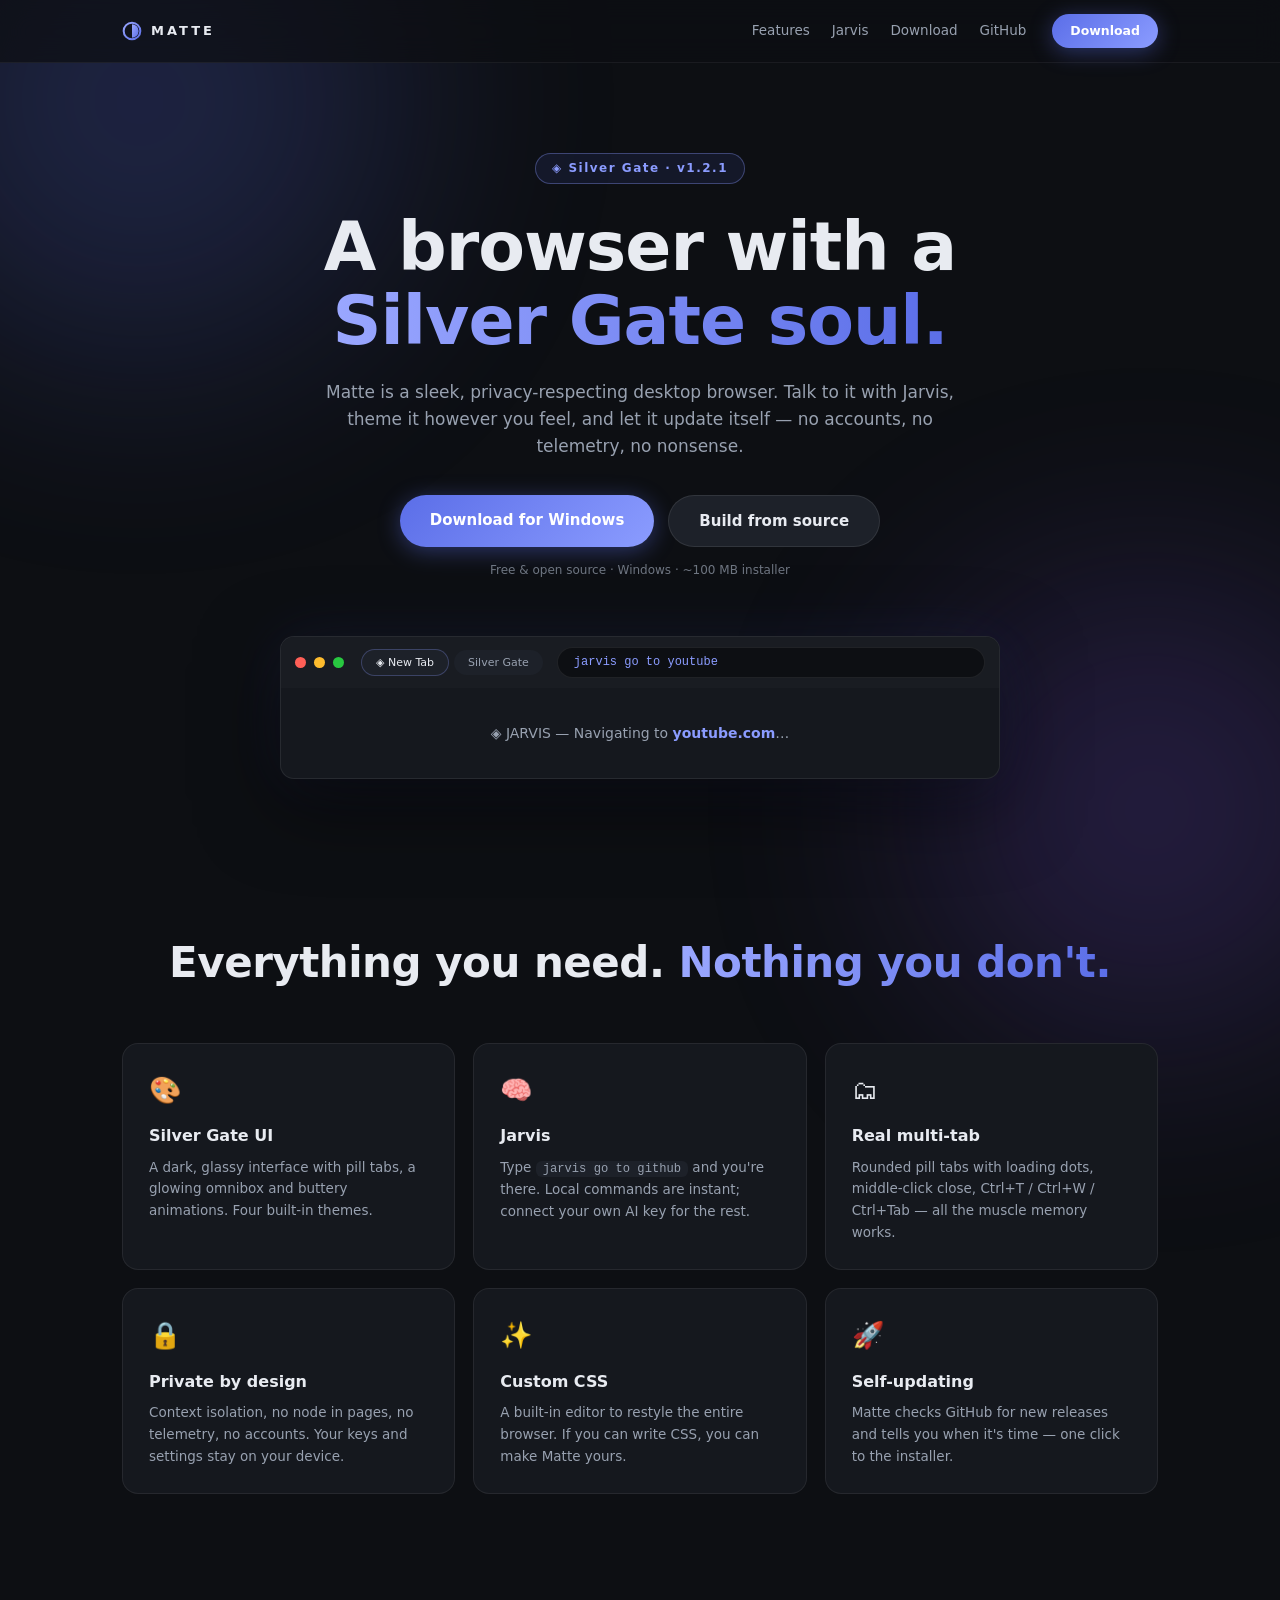
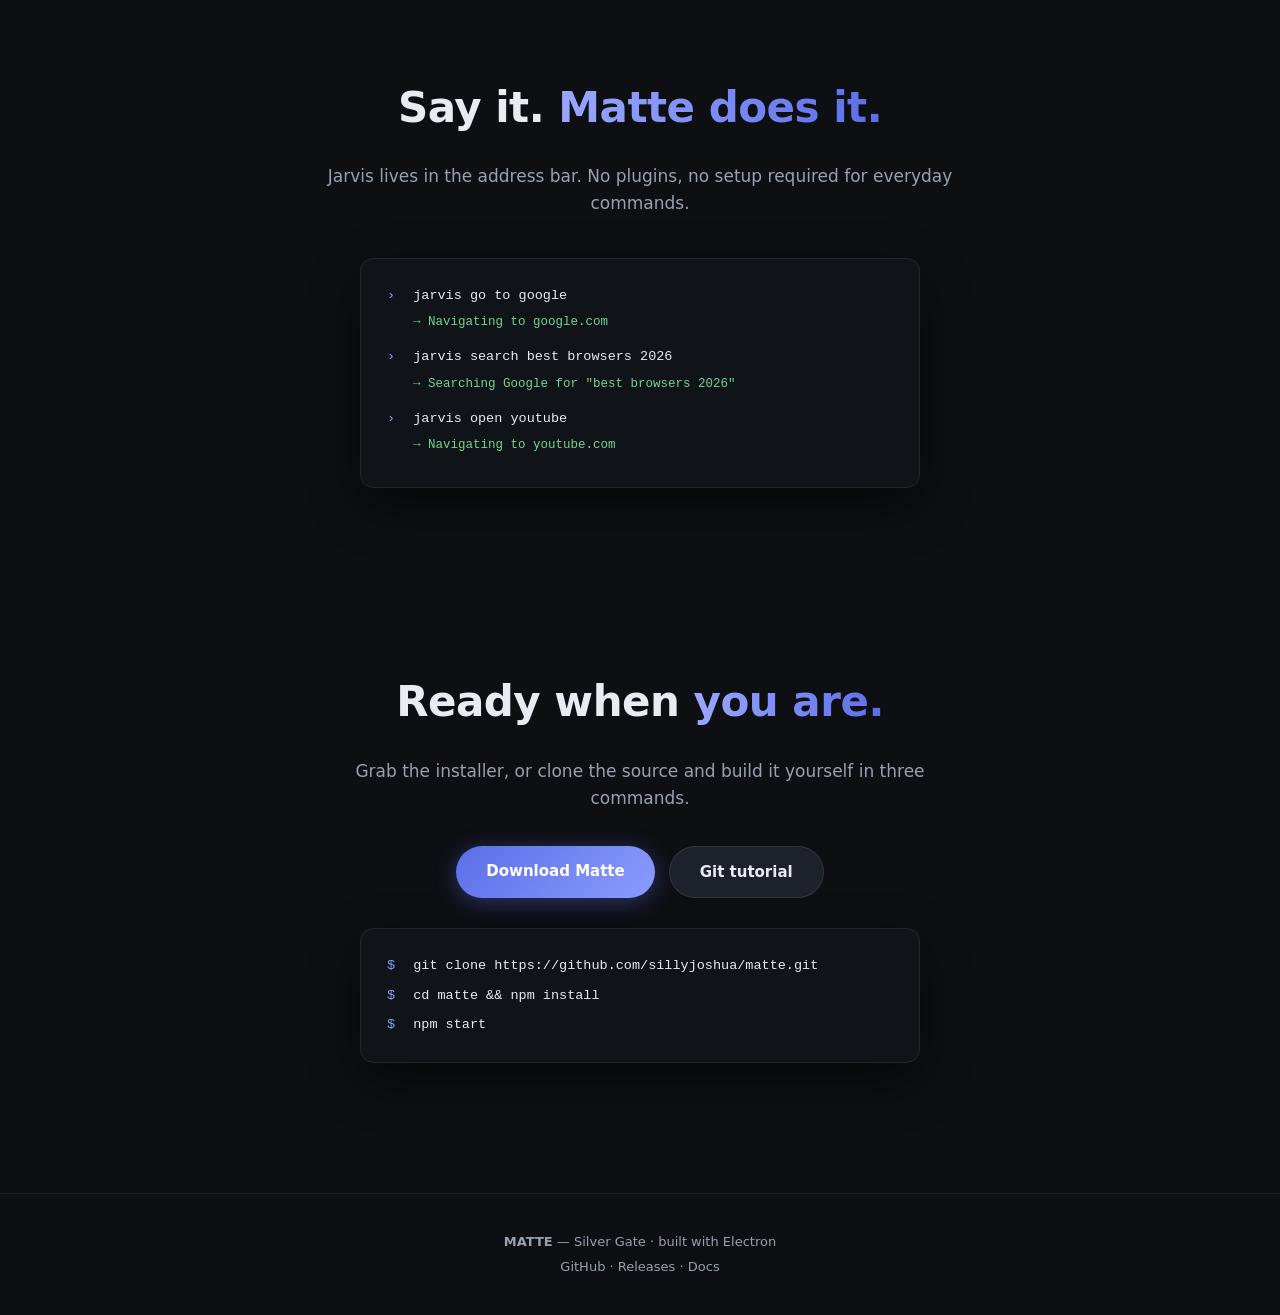
<file: index.html>
<!DOCTYPE html>
<html lang="en">
<head>
  <meta charset="UTF-8" />
  <meta name="viewport" content="width=device-width, initial-scale=1.0" />
  <title>Matte — a sleek browser with a Silver Gate soul</title>
  <meta name="description" content="Matte is a sleek, privacy-respecting desktop browser with the Silver Gate UI, a built-in Jarvis command bar, themes, custom CSS and automatic updates." />
  <link rel="icon" type="image/png" href="icon.png" />
  <link rel="stylesheet" href="styles.css" />
</head>
<body>
  <div class="glow glow-1"></div>
  <div class="glow glow-2"></div>

  <nav class="nav">
    <div class="nav-inner">
      <a class="brand" href="#">
        <svg viewBox="0 0 24 24" aria-hidden="true">
          <defs>
            <linearGradient id="g1" x1="0" y1="0" x2="1" y2="1">
              <stop offset="0" stop-color="#9aa7ff"/><stop offset="1" stop-color="#5b6ee8"/>
            </linearGradient>
          </defs>
          <circle cx="12" cy="12" r="10" fill="none" stroke="url(#g1)" stroke-width="2.4"/>
          <path d="M12 4a8 8 0 0 1 0 16" fill="url(#g1)"/>
        </svg>
        MATTE
      </a>
      <div class="nav-links">
        <a href="#features">Features</a>
        <a href="#jarvis">Jarvis</a>
        <a href="#download">Download</a>
        <a href="https://github.com/sillyjoshua/matte" target="_blank" rel="noopener">GitHub</a>
      </div>
      <a class="btn btn-primary nav-cta" href="#download">Download</a>
    </div>
  </nav>

  <header class="hero">
    <span class="badge">◈ Silver Gate · v1.2.1</span>
    <h1>A browser with a<br><span class="grad">Silver Gate soul.</span></h1>
    <p class="sub">
      Matte is a sleek, privacy-respecting desktop browser. Talk to it with Jarvis,
      theme it however you feel, and let it update itself — no accounts, no telemetry, no nonsense.
    </p>
    <div class="hero-actions">
      <a class="btn btn-primary btn-lg" href="https://github.com/sillyjoshua/matte/releases/latest" target="_blank" rel="noopener">
        Download for Windows
      </a>
      <a class="btn btn-lg" href="https://github.com/sillyjoshua/matte#readme" target="_blank" rel="noopener">
        Build from source
      </a>
    </div>
    <p class="micro">Free & open source · Windows · ~100 MB installer</p>

    <!-- Fake browser mockup -->
    <div class="mockup">
      <div class="mock-top">
        <span class="dot r"></span><span class="dot y"></span><span class="dot g"></span>
        <div class="mock-tabs"><span class="mock-tab active">◈ New Tab</span><span class="mock-tab">Silver Gate</span></div>
        <div class="mock-url">jarvis go to youtube</div>
      </div>
      <div class="mock-body">
        <p class="jarvis-reply">◈ JARVIS — Navigating to <b>youtube.com</b>…</p>
      </div>
    </div>
  </header>

  <section id="features" class="section">
    <h2>Everything you need. <span class="grad">Nothing you don't.</span></h2>
    <div class="grid">
      <div class="card"><span class="ic">🎨</span><h3>Silver Gate UI</h3><p>A dark, glassy interface with pill tabs, a glowing omnibox and buttery animations. Four built-in themes.</p></div>
      <div class="card"><span class="ic">🧠</span><h3>Jarvis</h3><p>Type <code>jarvis go to github</code> and you're there. Local commands are instant; connect your own AI key for the rest.</p></div>
      <div class="card"><span class="ic">🗂</span><h3>Real multi-tab</h3><p>Rounded pill tabs with loading dots, middle-click close, Ctrl+T / Ctrl+W / Ctrl+Tab — all the muscle memory works.</p></div>
      <div class="card"><span class="ic">🔒</span><h3>Private by design</h3><p>Context isolation, no node in pages, no telemetry, no accounts. Your keys and settings stay on your device.</p></div>
      <div class="card"><span class="ic">✨</span><h3>Custom CSS</h3><p>A built-in editor to restyle the entire browser. If you can write CSS, you can make Matte yours.</p></div>
      <div class="card"><span class="ic">🚀</span><h3>Self-updating</h3><p>Matte checks GitHub for new releases and tells you when it's time — one click to the installer.</p></div>
    </div>
  </section>

  <section id="jarvis" class="section jarvis-section">
    <h2>Say it. <span class="grad">Matte does it.</span></h2>
    <p class="sub">Jarvis lives in the address bar. No plugins, no setup required for everyday commands.</p>
    <div class="terminal">
      <div class="t-row"><span class="prompt">›</span> jarvis go to google</div>
      <div class="t-out">→ Navigating to google.com</div>
      <div class="t-row"><span class="prompt">›</span> jarvis search best browsers 2026</div>
      <div class="t-out">→ Searching Google for "best browsers 2026"</div>
      <div class="t-row"><span class="prompt">›</span> jarvis open youtube</div>
      <div class="t-out">→ Navigating to youtube.com</div>
    </div>
  </section>

  <section id="download" class="section download-section">
    <h2>Ready when <span class="grad">you are.</span></h2>
    <p class="sub">Grab the installer, or clone the source and build it yourself in three commands.</p>
    <div class="hero-actions">
      <a class="btn btn-primary btn-lg" href="https://github.com/sillyjoshua/matte/releases/latest" target="_blank" rel="noopener">Download Matte</a>
      <a class="btn btn-lg" href="https://github.com/sillyjoshua/matte#option-2--install-with-git-from-source" target="_blank" rel="noopener">Git tutorial</a>
    </div>
    <div class="terminal small">
      <div class="t-row"><span class="prompt">$</span> git clone https://github.com/sillyjoshua/matte.git</div>
      <div class="t-row"><span class="prompt">$</span> cd matte && npm install</div>
      <div class="t-row"><span class="prompt">$</span> npm start</div>
    </div>
  </section>

  <footer class="footer">
    <p><b>MATTE</b> — Silver Gate · built with Electron</p>
    <p><a href="https://github.com/sillyjoshua/matte" target="_blank" rel="noopener">GitHub</a> · <a href="https://github.com/sillyjoshua/matte/releases" target="_blank" rel="noopener">Releases</a> · <a href="https://github.com/sillyjoshua/matte#readme" target="_blank" rel="noopener">Docs</a></p>
  </footer>
</body>
</html>
</file>
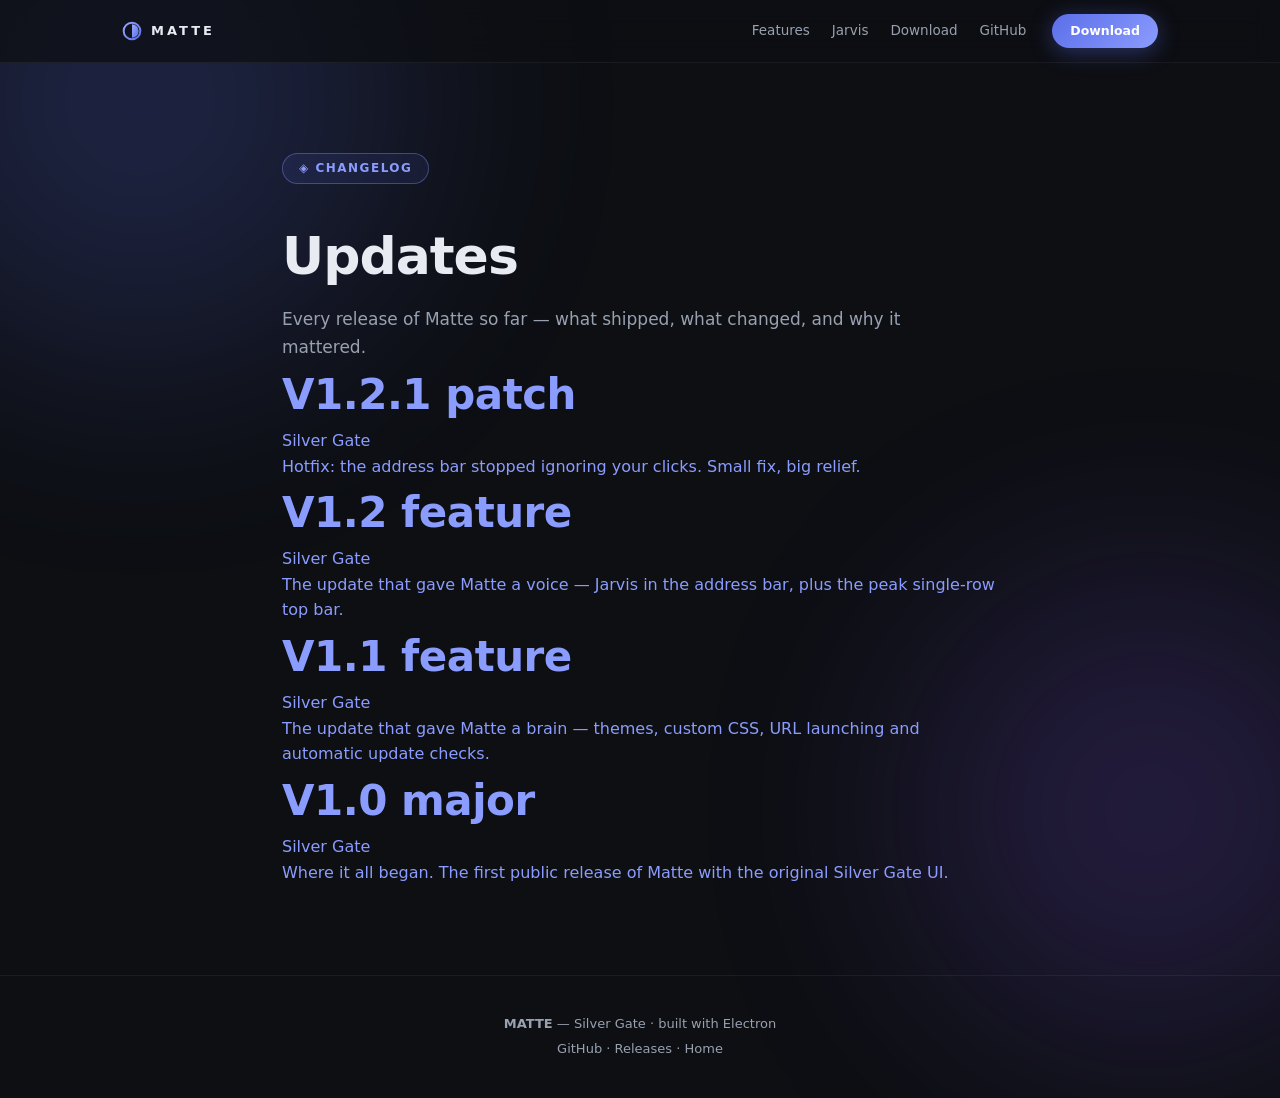
<file: info/updates/index.html>
<!DOCTYPE html>
<html lang="en">
<head>
  <meta charset="UTF-8" />
  <meta name="viewport" content="width=device-width, initial-scale=1.0" />
  <title>Updates — Matte</title>
  <meta name="description" content="Every Matte update so far — release notes and highlights from the Silver Gate line." />
  <link rel="icon" type="image/png" href="../../icon.png" />
  <link rel="stylesheet" href="../../styles.css" />
</head>
<body>
  <div class="glow glow-1"></div>
  <div class="glow glow-2"></div>

  <nav class="nav">
    <div class="nav-inner">
      <a class="brand" href="../../">
        <svg viewBox="0 0 24 24" aria-hidden="true">
          <defs>
            <linearGradient id="g1" x1="0" y1="0" x2="1" y2="1">
              <stop offset="0" stop-color="#9aa7ff"/><stop offset="1" stop-color="#5b6ee8"/>
            </linearGradient>
          </defs>
          <circle cx="12" cy="12" r="10" fill="none" stroke="url(#g1)" stroke-width="2.4"/>
          <path d="M12 4a8 8 0 0 1 0 16" fill="url(#g1)"/>
        </svg>
        MATTE
      </a>
      <div class="nav-links">
        <a href="../../#features">Features</a>
        <a href="../../#jarvis">Jarvis</a>
        <a href="../../#download">Download</a>
        <a href="https://github.com/sillyjoshua/matte" target="_blank" rel="noopener">GitHub</a>
      </div>
      <a class="btn btn-primary nav-cta" href="../../#download">Download</a>
    </div>
  </nav>

  <section class="section" style="text-align:left; max-width: 760px;">
    <span class="badge">◈ CHANGELOG</span>
    <h1 style="font-size: clamp(34px, 5vw, 52px); margin-top: 18px;">Updates</h1>
    <p class="sub" style="margin-left:0;">Every release of Matte so far — what shipped, what changed, and why it mattered.</p>

    <div class="changelog">

      <a class="entry" href="v1-2-1.html">
        <div class="entry-head">
          <h2>V1.2.1 <span class="tag patch">patch</span></h2>
          <span class="date">Silver Gate</span>
        </div>
        <p>Hotfix: the address bar stopped ignoring your clicks. Small fix, big relief.</p>
      </a>

      <a class="entry" href="v1-2.html">
        <div class="entry-head">
          <h2>V1.2 <span class="tag minor">feature</span></h2>
          <span class="date">Silver Gate</span>
        </div>
        <p>The update that gave Matte a voice — Jarvis in the address bar, plus the peak single-row top bar.</p>
      </a>

      <a class="entry" href="v1-1.html">
        <div class="entry-head">
          <h2>V1.1 <span class="tag minor">feature</span></h2>
          <span class="date">Silver Gate</span>
        </div>
        <p>The update that gave Matte a brain — themes, custom CSS, URL launching and automatic update checks.</p>
      </a>

      <a class="entry" href="v1-0.html">
        <div class="entry-head">
          <h2>V1.0 <span class="tag major">major</span></h2>
          <span class="date">Silver Gate</span>
        </div>
        <p>Where it all began. The first public release of Matte with the original Silver Gate UI.</p>
      </a>

    </div>
  </section>

  <footer class="footer">
    <p><b>MATTE</b> — Silver Gate · built with Electron</p>
    <p><a href="https://github.com/sillyjoshua/matte" target="_blank" rel="noopener">GitHub</a> · <a href="https://github.com/sillyjoshua/matte/releases" target="_blank" rel="noopener">Releases</a> · <a href="../../">Home</a></p>
  </footer>
</body>
</html>
</file>
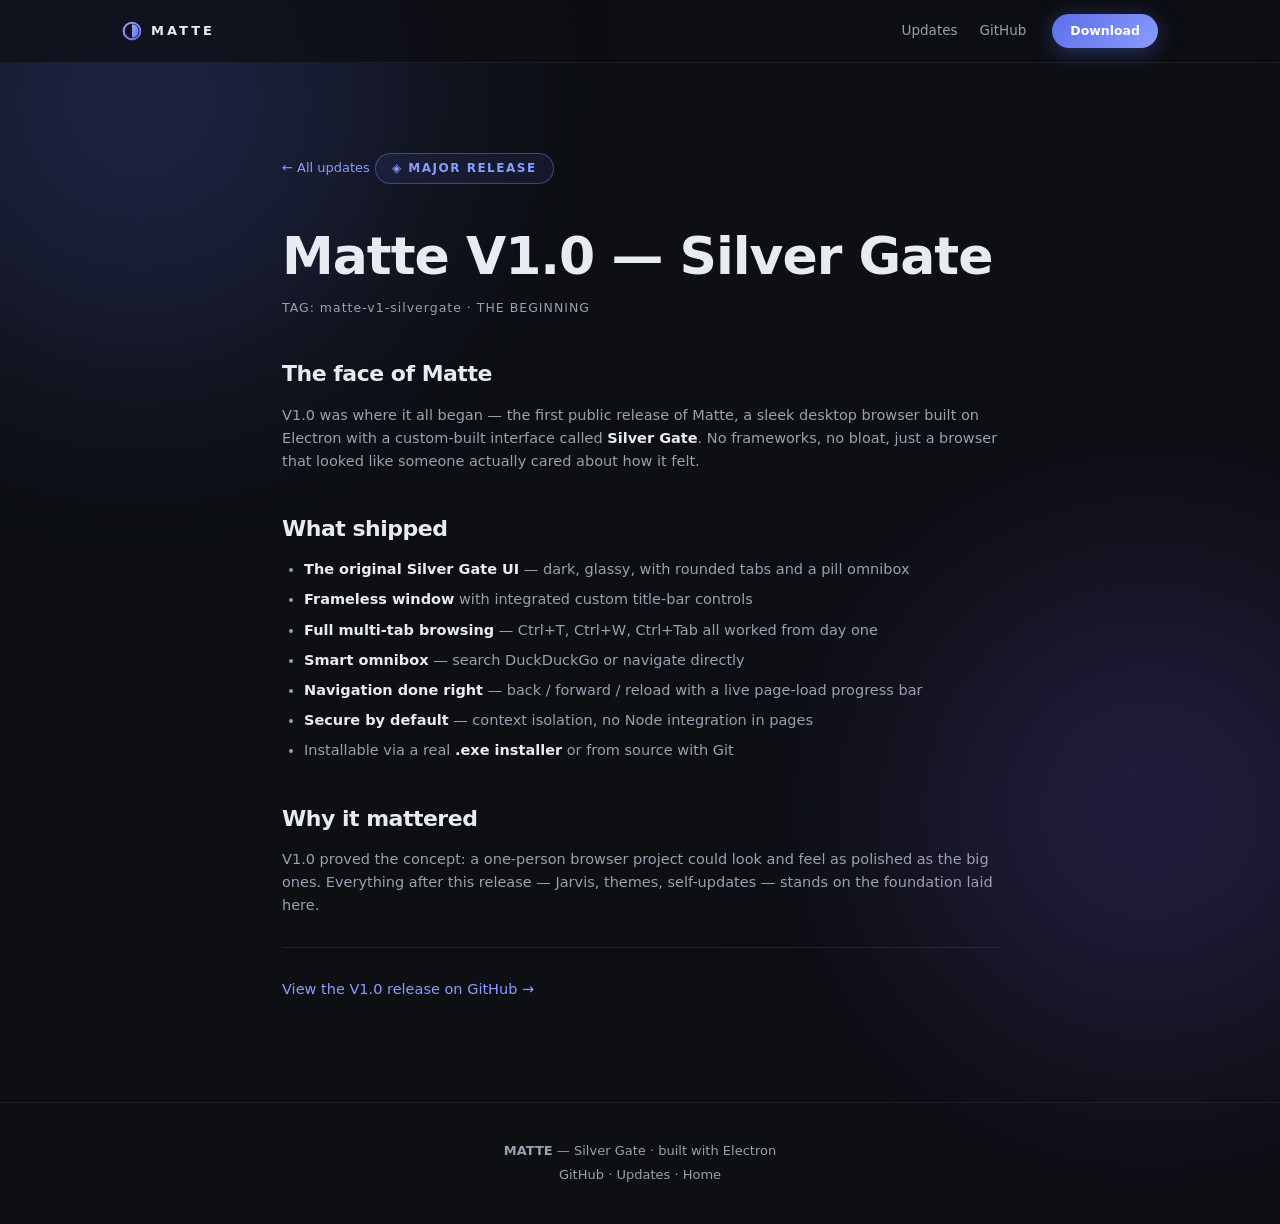
<file: info/updates/v1-0.html>
<!DOCTYPE html>
<html lang="en">
<head>
  <meta charset="UTF-8" />
  <meta name="viewport" content="width=device-width, initial-scale=1.0" />
  <title>Matte V1.0 — Silver Gate · Updates</title>
  <link rel="icon" type="image/png" href="../../icon.png" />
  <link rel="stylesheet" href="../../styles.css" />
  <link rel="stylesheet" href="blog.css" />
</head>
<body>
  <div class="glow glow-1"></div><div class="glow glow-2"></div>
  <nav class="nav">
    <div class="nav-inner">
      <a class="brand" href="../../">
        <svg viewBox="0 0 24 24" aria-hidden="true">
          <defs><linearGradient id="g1" x1="0" y1="0" x2="1" y2="1"><stop offset="0" stop-color="#9aa7ff"/><stop offset="1" stop-color="#5b6ee8"/></linearGradient></defs>
          <circle cx="12" cy="12" r="10" fill="none" stroke="url(#g1)" stroke-width="2.4"/>
          <path d="M12 4a8 8 0 0 1 0 16" fill="url(#g1)"/>
        </svg>
        MATTE
      </a>
      <div class="nav-links">
        <a href="../updates/">Updates</a>
        <a href="https://github.com/sillyjoshua/matte" target="_blank" rel="noopener">GitHub</a>
      </div>
      <a class="btn btn-primary nav-cta" href="../../#download">Download</a>
    </div>
  </nav>

  <section class="section article" style="max-width: 760px;">
    <a class="back" href="index.html">← All updates</a>
    <span class="badge">◈ MAJOR RELEASE</span>
    <h1 style="font-size: clamp(34px, 5vw, 52px); margin-top: 18px;">Matte V1.0 — Silver Gate</h1>
    <p class="meta">TAG: matte-v1-silvergate · THE BEGINNING</p>

    <h2>The face of Matte</h2>
    <p>V1.0 was where it all began — the first public release of Matte, a sleek desktop browser built on Electron with a custom-built interface called <b>Silver Gate</b>. No frameworks, no bloat, just a browser that looked like someone actually cared about how it felt.</p>

    <h2>What shipped</h2>
    <ul>
      <li><b>The original Silver Gate UI</b> — dark, glassy, with rounded tabs and a pill omnibox</li>
      <li><b>Frameless window</b> with integrated custom title-bar controls</li>
      <li><b>Full multi-tab browsing</b> — Ctrl+T, Ctrl+W, Ctrl+Tab all worked from day one</li>
      <li><b>Smart omnibox</b> — search DuckDuckGo or navigate directly</li>
      <li><b>Navigation done right</b> — back / forward / reload with a live page-load progress bar</li>
      <li><b>Secure by default</b> — context isolation, no Node integration in pages</li>
      <li>Installable via a real <b>.exe installer</b> or from source with Git</li>
    </ul>

    <h2>Why it mattered</h2>
    <p>V1.0 proved the concept: a one-person browser project could look and feel as polished as the big ones. Everything after this release — Jarvis, themes, self-updates — stands on the foundation laid here.</p>

    <hr class="divider" />
    <p><a href="https://github.com/sillyjoshua/matte/releases/tag/matte-v1-silvergate" target="_blank" rel="noopener">View the V1.0 release on GitHub →</a></p>
  </section>

  <footer class="footer">
    <p><b>MATTE</b> — Silver Gate · built with Electron</p>
    <p><a href="https://github.com/sillyjoshua/matte" target="_blank" rel="noopener">GitHub</a> · <a href="../updates/">Updates</a> · <a href="../../">Home</a></p>
  </footer>
</body>
</html>
</file>
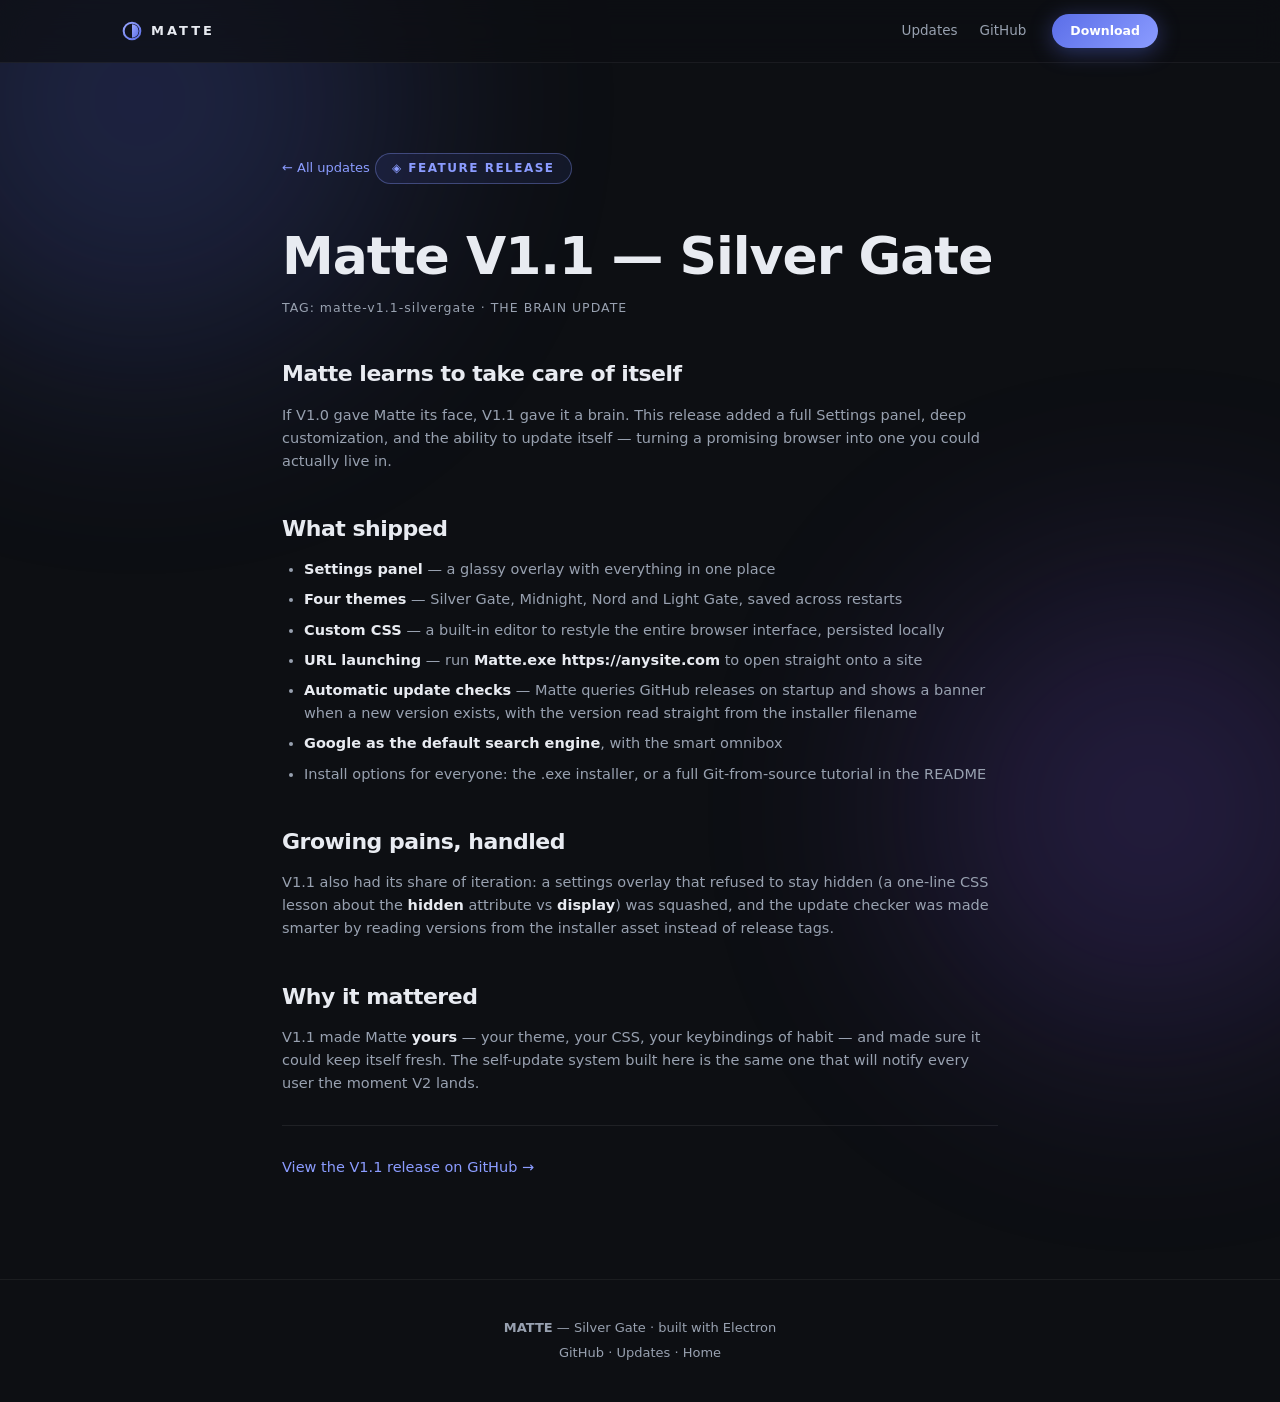
<file: info/updates/v1-1.html>
<!DOCTYPE html>
<html lang="en">
<head>
  <meta charset="UTF-8" />
  <meta name="viewport" content="width=device-width, initial-scale=1.0" />
  <title>Matte V1.1 — Silver Gate · Updates</title>
  <link rel="icon" type="image/png" href="../../icon.png" />
  <link rel="stylesheet" href="../../styles.css" />
  <link rel="stylesheet" href="blog.css" />
</head>
<body>
  <div class="glow glow-1"></div><div class="glow glow-2"></div>
  <nav class="nav">
    <div class="nav-inner">
      <a class="brand" href="../../">
        <svg viewBox="0 0 24 24" aria-hidden="true">
          <defs><linearGradient id="g1" x1="0" y1="0" x2="1" y2="1"><stop offset="0" stop-color="#9aa7ff"/><stop offset="1" stop-color="#5b6ee8"/></linearGradient></defs>
          <circle cx="12" cy="12" r="10" fill="none" stroke="url(#g1)" stroke-width="2.4"/>
          <path d="M12 4a8 8 0 0 1 0 16" fill="url(#g1)"/>
        </svg>
        MATTE
      </a>
      <div class="nav-links">
        <a href="../updates/">Updates</a>
        <a href="https://github.com/sillyjoshua/matte" target="_blank" rel="noopener">GitHub</a>
      </div>
      <a class="btn btn-primary nav-cta" href="../../#download">Download</a>
    </div>
  </nav>

  <section class="section article" style="max-width: 760px;">
    <a class="back" href="index.html">← All updates</a>
    <span class="badge">◈ FEATURE RELEASE</span>
    <h1 style="font-size: clamp(34px, 5vw, 52px); margin-top: 18px;">Matte V1.1 — Silver Gate</h1>
    <p class="meta">TAG: matte-v1.1-silvergate · THE BRAIN UPDATE</p>

    <h2>Matte learns to take care of itself</h2>
    <p>If V1.0 gave Matte its face, V1.1 gave it a brain. This release added a full Settings panel, deep customization, and the ability to update itself — turning a promising browser into one you could actually live in.</p>

    <h2>What shipped</h2>
    <ul>
      <li><b>Settings panel</b> — a glassy overlay with everything in one place</li>
      <li><b>Four themes</b> — Silver Gate, Midnight, Nord and Light Gate, saved across restarts</li>
      <li><b>Custom CSS</b> — a built-in editor to restyle the entire browser interface, persisted locally</li>
      <li><b>URL launching</b> — run <b>Matte.exe https://anysite.com</b> to open straight onto a site</li>
      <li><b>Automatic update checks</b> — Matte queries GitHub releases on startup and shows a banner when a new version exists, with the version read straight from the installer filename</li>
      <li><b>Google as the default search engine</b>, with the smart omnibox</li>
      <li>Install options for everyone: the .exe installer, or a full Git-from-source tutorial in the README</li>
    </ul>

    <h2>Growing pains, handled</h2>
    <p>V1.1 also had its share of iteration: a settings overlay that refused to stay hidden (a one-line CSS lesson about the <b>hidden</b> attribute vs <b>display</b>) was squashed, and the update checker was made smarter by reading versions from the installer asset instead of release tags.</p>

    <h2>Why it mattered</h2>
    <p>V1.1 made Matte <b>yours</b> — your theme, your CSS, your keybindings of habit — and made sure it could keep itself fresh. The self-update system built here is the same one that will notify every user the moment V2 lands.</p>

    <hr class="divider" />
    <p><a href="https://github.com/sillyjoshua/matte/releases/tag/matte-v1.1-silvergate" target="_blank" rel="noopener">View the V1.1 release on GitHub →</a></p>
  </section>

  <footer class="footer">
    <p><b>MATTE</b> — Silver Gate · built with Electron</p>
    <p><a href="https://github.com/sillyjoshua/matte" target="_blank" rel="noopener">GitHub</a> · <a href="../updates/">Updates</a> · <a href="../../">Home</a></p>
  </footer>
</body>
</html>
</file>
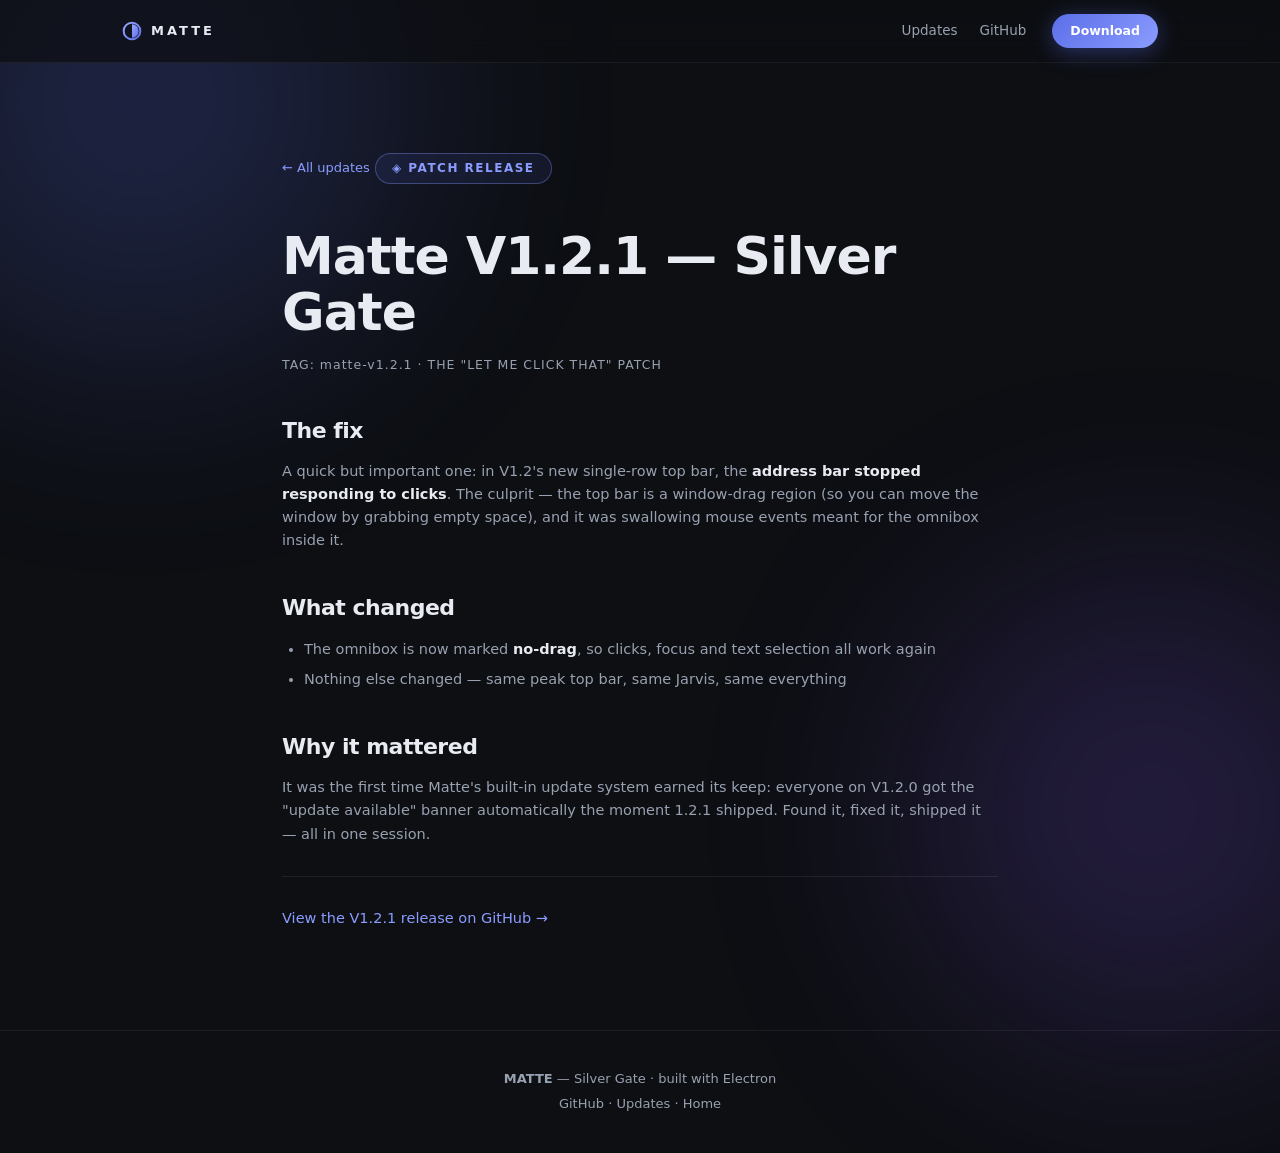
<file: info/updates/v1-2-1.html>
<!DOCTYPE html>
<html lang="en">
<head>
  <meta charset="UTF-8" />
  <meta name="viewport" content="width=device-width, initial-scale=1.0" />
  <title>Matte V1.2.1 — Silver Gate · Updates</title>
  <link rel="icon" type="image/png" href="../../icon.png" />
  <link rel="stylesheet" href="../../styles.css" />
  <link rel="stylesheet" href="blog.css" />
</head>
<body>
  <div class="glow glow-1"></div><div class="glow glow-2"></div>
  <nav class="nav">
    <div class="nav-inner">
      <a class="brand" href="../../">
        <svg viewBox="0 0 24 24" aria-hidden="true">
          <defs><linearGradient id="g1" x1="0" y1="0" x2="1" y2="1"><stop offset="0" stop-color="#9aa7ff"/><stop offset="1" stop-color="#5b6ee8"/></linearGradient></defs>
          <circle cx="12" cy="12" r="10" fill="none" stroke="url(#g1)" stroke-width="2.4"/>
          <path d="M12 4a8 8 0 0 1 0 16" fill="url(#g1)"/>
        </svg>
        MATTE
      </a>
      <div class="nav-links">
        <a href="../updates/">Updates</a>
        <a href="https://github.com/sillyjoshua/matte" target="_blank" rel="noopener">GitHub</a>
      </div>
      <a class="btn btn-primary nav-cta" href="../../#download">Download</a>
    </div>
  </nav>

  <section class="section article" style="max-width: 760px;">
    <a class="back" href="index.html">← All updates</a>
    <span class="badge">◈ PATCH RELEASE</span>
    <h1 style="font-size: clamp(34px, 5vw, 52px); margin-top: 18px;">Matte V1.2.1 — Silver Gate</h1>
    <p class="meta">TAG: matte-v1.2.1 · THE "LET ME CLICK THAT" PATCH</p>

    <h2>The fix</h2>
    <p>A quick but important one: in V1.2's new single-row top bar, the <b>address bar stopped responding to clicks</b>. The culprit — the top bar is a window-drag region (so you can move the window by grabbing empty space), and it was swallowing mouse events meant for the omnibox inside it.</p>

    <h2>What changed</h2>
    <ul>
      <li>The omnibox is now marked <b>no-drag</b>, so clicks, focus and text selection all work again</li>
      <li>Nothing else changed — same peak top bar, same Jarvis, same everything</li>
    </ul>

    <h2>Why it mattered</h2>
    <p>It was the first time Matte's built-in update system earned its keep: everyone on V1.2.0 got the "update available" banner automatically the moment 1.2.1 shipped. Found it, fixed it, shipped it — all in one session.</p>

    <hr class="divider" />
    <p><a href="https://github.com/sillyjoshua/matte/releases/tag/matte-v1.2.1" target="_blank" rel="noopener">View the V1.2.1 release on GitHub →</a></p>
  </section>

  <footer class="footer">
    <p><b>MATTE</b> — Silver Gate · built with Electron</p>
    <p><a href="https://github.com/sillyjoshua/matte" target="_blank" rel="noopener">GitHub</a> · <a href="../updates/">Updates</a> · <a href="../../">Home</a></p>
  </footer>
</body>
</html>
</file>
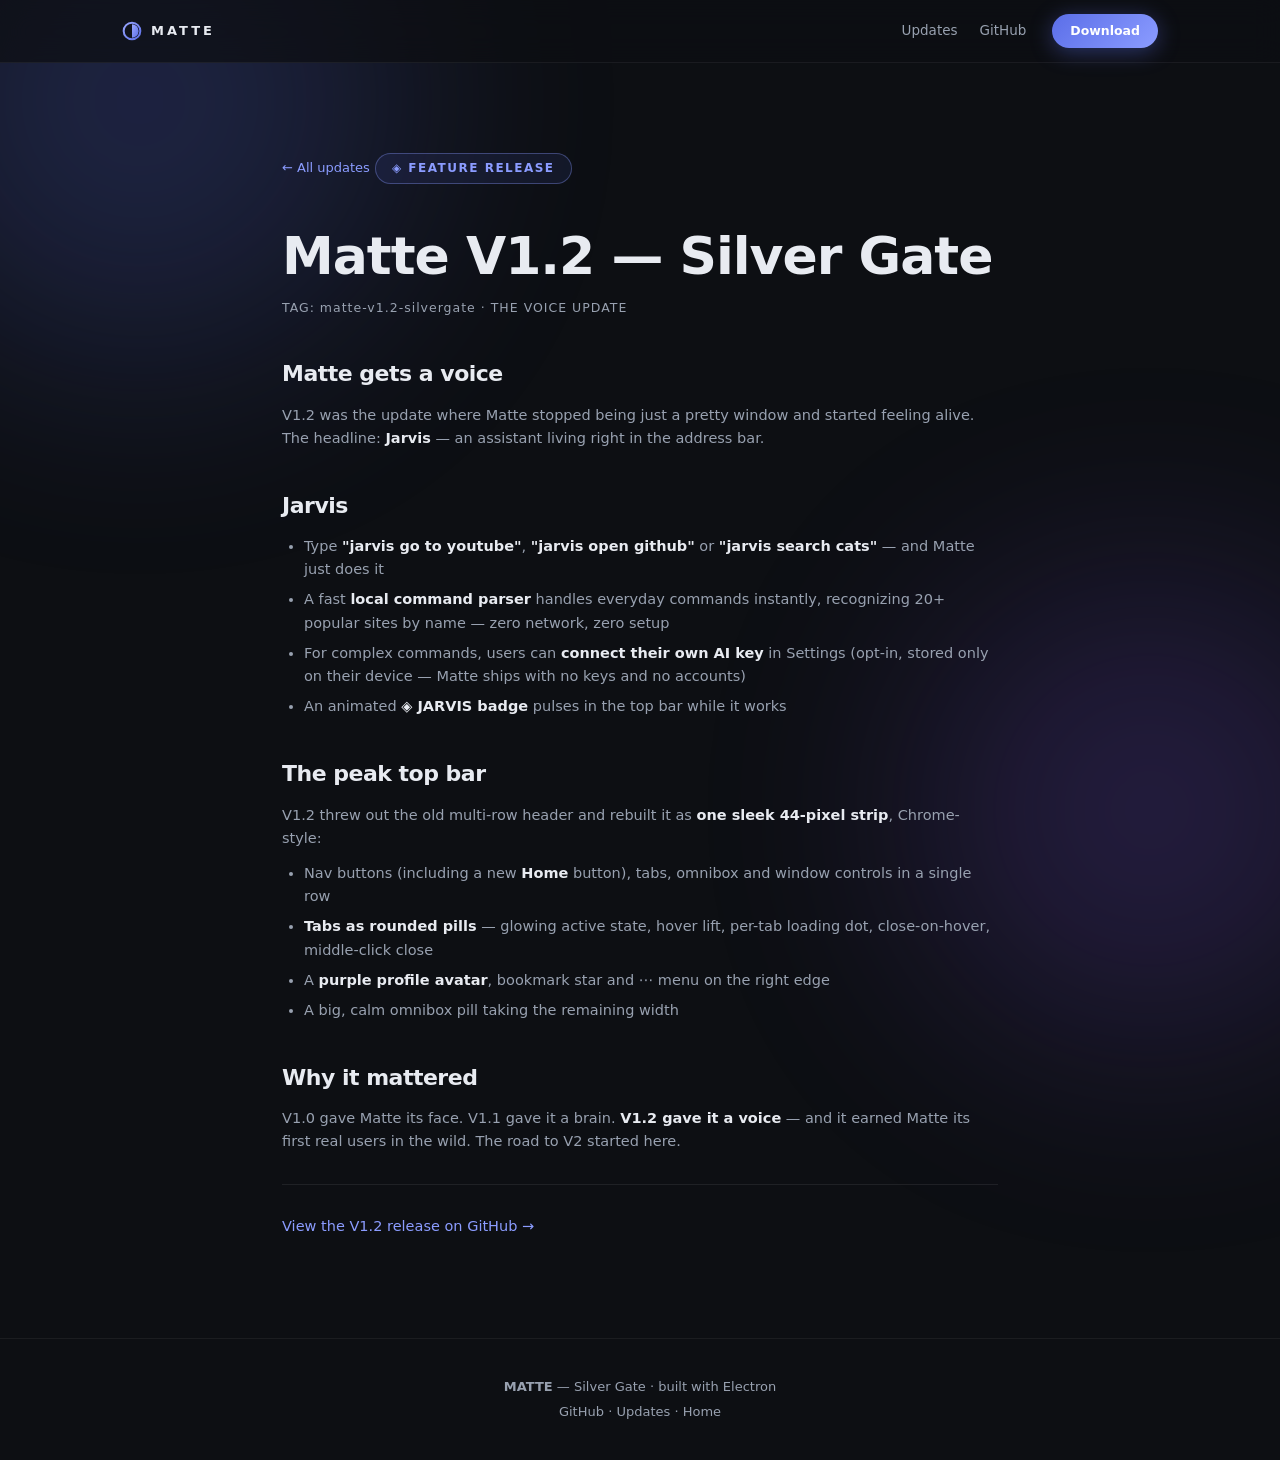
<file: info/updates/v1-2.html>
<!DOCTYPE html>
<html lang="en">
<head>
  <meta charset="UTF-8" />
  <meta name="viewport" content="width=device-width, initial-scale=1.0" />
  <title>Matte V1.2 — Silver Gate · Updates</title>
  <link rel="icon" type="image/png" href="../../icon.png" />
  <link rel="stylesheet" href="../../styles.css" />
  <link rel="stylesheet" href="blog.css" />
</head>
<body>
  <div class="glow glow-1"></div><div class="glow glow-2"></div>
  <nav class="nav">
    <div class="nav-inner">
      <a class="brand" href="../../">
        <svg viewBox="0 0 24 24" aria-hidden="true">
          <defs><linearGradient id="g1" x1="0" y1="0" x2="1" y2="1"><stop offset="0" stop-color="#9aa7ff"/><stop offset="1" stop-color="#5b6ee8"/></linearGradient></defs>
          <circle cx="12" cy="12" r="10" fill="none" stroke="url(#g1)" stroke-width="2.4"/>
          <path d="M12 4a8 8 0 0 1 0 16" fill="url(#g1)"/>
        </svg>
        MATTE
      </a>
      <div class="nav-links">
        <a href="../updates/">Updates</a>
        <a href="https://github.com/sillyjoshua/matte" target="_blank" rel="noopener">GitHub</a>
      </div>
      <a class="btn btn-primary nav-cta" href="../../#download">Download</a>
    </div>
  </nav>

  <section class="section article" style="max-width: 760px;">
    <a class="back" href="index.html">← All updates</a>
    <span class="badge">◈ FEATURE RELEASE</span>
    <h1 style="font-size: clamp(34px, 5vw, 52px); margin-top: 18px;">Matte V1.2 — Silver Gate</h1>
    <p class="meta">TAG: matte-v1.2-silvergate · THE VOICE UPDATE</p>

    <h2>Matte gets a voice</h2>
    <p>V1.2 was the update where Matte stopped being just a pretty window and started feeling alive. The headline: <b>Jarvis</b> — an assistant living right in the address bar.</p>

    <h2>Jarvis</h2>
    <ul>
      <li>Type <b>"jarvis go to youtube"</b>, <b>"jarvis open github"</b> or <b>"jarvis search cats"</b> — and Matte just does it</li>
      <li>A fast <b>local command parser</b> handles everyday commands instantly, recognizing 20+ popular sites by name — zero network, zero setup</li>
      <li>For complex commands, users can <b>connect their own AI key</b> in Settings (opt-in, stored only on their device — Matte ships with no keys and no accounts)</li>
      <li>An animated <b>◈ JARVIS badge</b> pulses in the top bar while it works</li>
    </ul>

    <h2>The peak top bar</h2>
    <p>V1.2 threw out the old multi-row header and rebuilt it as <b>one sleek 44-pixel strip</b>, Chrome-style:</p>
    <ul>
      <li>Nav buttons (including a new <b>Home</b> button), tabs, omnibox and window controls in a single row</li>
      <li><b>Tabs as rounded pills</b> — glowing active state, hover lift, per-tab loading dot, close-on-hover, middle-click close</li>
      <li>A <b>purple profile avatar</b>, bookmark star and ⋯ menu on the right edge</li>
      <li>A big, calm omnibox pill taking the remaining width</li>
    </ul>

    <h2>Why it mattered</h2>
    <p>V1.0 gave Matte its face. V1.1 gave it a brain. <b>V1.2 gave it a voice</b> — and it earned Matte its first real users in the wild. The road to V2 started here.</p>

    <hr class="divider" />
    <p><a href="https://github.com/sillyjoshua/matte/releases/tag/matte-v1.2-silvergate" target="_blank" rel="noopener">View the V1.2 release on GitHub →</a></p>
  </section>

  <footer class="footer">
    <p><b>MATTE</b> — Silver Gate · built with Electron</p>
    <p><a href="https://github.com/sillyjoshua/matte" target="_blank" rel="noopener">GitHub</a> · <a href="../updates/">Updates</a> · <a href="../../">Home</a></p>
  </footer>
</body>
</html>
</file>
<file: styles.css>
/* Matte site — Silver Gate theme */
:root {
  --bg: #0d0f13;
  --bg-raised: #15181e;
  --bg-hover: #1d2129;
  --text: #e8ebf1;
  --dim: #98a1b0;
  --accent: #8b9cff;
  --accent-deep: #5b6ee8;
}
* { box-sizing: border-box; margin: 0; padding: 0; }
html { scroll-behavior: smooth; }
body {
  background: var(--bg);
  color: var(--text);
  font-family: "Segoe UI Variable", "Segoe UI", system-ui, sans-serif;
  overflow-x: hidden;
  line-height: 1.6;
}
a { color: var(--accent); text-decoration: none; }
a:hover { text-decoration: underline; }
code { background: var(--bg-hover); padding: 1px 7px; border-radius: 6px; font-size: .9em; }

/* ambient glows */
.glow { position: fixed; border-radius: 50%; filter: blur(120px); opacity: .22; pointer-events: none; z-index: 0; }
.glow-1 { width: 520px; height: 520px; background: var(--accent-deep); top: -160px; left: -120px; }
.glow-2 { width: 460px; height: 460px; background: #7a4fe0; bottom: -140px; right: -100px; }

/* nav */
.nav { position: sticky; top: 0; z-index: 50; backdrop-filter: blur(14px); background: rgba(13,15,19,.72); border-bottom: 1px solid rgba(255,255,255,.06); }
.nav-inner { max-width: 1080px; margin: 0 auto; display: flex; align-items: center; gap: 26px; padding: 14px 22px; }
.brand { display: flex; align-items: center; gap: 9px; font-weight: 800; letter-spacing: 3px; font-size: 13px; color: var(--text); }
.brand svg { width: 20px; height: 20px; }
.brand:hover { text-decoration: none; }
.nav-links { display: flex; gap: 22px; margin-left: auto; }
.nav-links a { color: var(--dim); font-size: 13.5px; }
.nav-links a:hover { color: var(--text); text-decoration: none; }

/* buttons */
.btn {
  display: inline-block; padding: 9px 20px; border-radius: 999px;
  font-size: 13.5px; font-weight: 600; color: var(--text);
  background: var(--bg-hover); border: 1px solid rgba(255,255,255,.09);
  transition: transform .12s, box-shadow .15s, background .15s;
}
.btn:hover { text-decoration: none; background: var(--bg-hover); transform: translateY(-1px); }
.btn-primary {
  background: linear-gradient(135deg, var(--accent-deep), var(--accent));
  color: #fff; border: none;
  box-shadow: 0 4px 22px rgba(91,110,232,.4);
}
.btn-primary:hover { box-shadow: 0 6px 30px rgba(91,110,232,.55); }
.btn-lg { padding: 13px 30px; font-size: 15px; }
.nav-cta { padding: 7px 18px; font-size: 12.5px; }

/* hero */
.hero { position: relative; z-index: 1; text-align: center; padding: 90px 22px 60px; max-width: 900px; margin: 0 auto; }
.badge {
  display: inline-block; padding: 5px 16px; border-radius: 999px;
  font-size: 12px; font-weight: 700; letter-spacing: 1.5px; color: var(--accent);
  border: 1px solid rgba(139,156,255,.35); background: rgba(91,110,232,.1);
  margin-bottom: 26px;
}
h1 { font-size: clamp(40px, 7vw, 68px); line-height: 1.08; font-weight: 800; letter-spacing: -1px; }
.grad { background: linear-gradient(90deg, #9aa7ff, #5b6ee8); -webkit-background-clip: text; background-clip: text; color: transparent; }
.sub { color: var(--dim); font-size: 17px; max-width: 640px; margin: 22px auto 0; }
.hero-actions { display: flex; gap: 14px; justify-content: center; margin-top: 34px; flex-wrap: wrap; }
.micro { color: var(--dim); font-size: 12px; margin-top: 14px; opacity: .7; }

/* mockup */
.mockup {
  margin: 56px auto 0; max-width: 720px; border-radius: 14px;
  background: var(--bg-raised); border: 1px solid rgba(255,255,255,.08);
  box-shadow: 0 24px 80px rgba(0,0,0,.55), 0 0 60px rgba(91,110,232,.12);
  overflow: hidden; text-align: left;
}
.mock-top { display: flex; align-items: center; gap: 8px; padding: 10px 14px; background: #191c22; }
.dot { width: 11px; height: 11px; border-radius: 50%; }
.dot.r { background: #ff5f57; } .dot.y { background: #febc2e; } .dot.g { background: #28c840; }
.mock-tabs { display: flex; gap: 6px; margin-left: 10px; }
.mock-tab { font-size: 11px; color: var(--dim); background: var(--bg-hover); padding: 4px 14px; border-radius: 999px; }
.mock-tab.active { color: var(--text); box-shadow: 0 0 0 1px rgba(139,156,255,.3); }
.mock-url {
  flex: 1; margin-left: 6px; background: var(--bg); border: 1px solid rgba(255,255,255,.08);
  border-radius: 999px; padding: 5px 16px; font-size: 12px; color: var(--accent);
  font-family: Consolas, monospace;
}
.mock-body { padding: 34px; text-align: center; }
.jarvis-reply { color: var(--dim); font-size: 14px; }
.jarvis-reply b { color: var(--accent); }

/* sections */
.section { position: relative; z-index: 1; max-width: 1080px; margin: 0 auto; padding: 90px 22px; text-align: center; }
.section h2 { font-size: clamp(28px, 4.5vw, 42px); font-weight: 800; letter-spacing: -.5px; }

.grid { display: grid; grid-template-columns: repeat(auto-fit, minmax(280px, 1fr)); gap: 18px; margin-top: 46px; text-align: left; }
.card {
  background: var(--bg-raised); border: 1px solid rgba(255,255,255,.07);
  border-radius: 16px; padding: 26px;
  transition: transform .15s, border-color .15s, box-shadow .15s;
}
.card:hover { transform: translateY(-4px); border-color: rgba(139,156,255,.4); box-shadow: 0 14px 40px rgba(0,0,0,.4); }
.card .ic { font-size: 26px; }
.card h3 { margin: 12px 0 8px; font-size: 16px; }
.card p { color: var(--dim); font-size: 13.5px; }

/* terminal */
.terminal {
  max-width: 560px; margin: 40px auto 0; text-align: left;
  background: #101318; border: 1px solid rgba(255,255,255,.08); border-radius: 14px;
  padding: 22px 26px; font-family: Consolas, monospace; font-size: 13.5px;
  box-shadow: 0 18px 50px rgba(0,0,0,.45);
}
.terminal.small { margin-top: 30px; }
.t-row { color: var(--text); padding: 4px 0; }
.prompt { color: var(--accent); margin-right: 10px; }
.t-out { color: #6fd68f; padding: 2px 0 10px 26px; font-size: 12.5px; }

.download-section { padding-bottom: 130px; }

/* footer */
.footer { position: relative; z-index: 1; border-top: 1px solid rgba(255,255,255,.06); padding: 34px 22px; text-align: center; color: var(--dim); font-size: 13px; }
.footer p { margin: 4px 0; }
.footer a { color: var(--dim); }
.footer a:hover { color: var(--text); }

@media (max-width: 640px) {
  .nav-links { display: none; }
  .mock-tabs { display: none; }
}
</file>
<file: info/updates/blog.css>
/* Changelog / blog pages */
.changelog { margin-top: 44px; display: flex; flex-direction: column; gap: 14px; }
.entry {
  display: block; background: var(--bg-raised);
  border: 1px solid rgba(255,255,255,.07); border-radius: 14px;
  padding: 22px 26px; color: var(--text);
  transition: transform .15s, border-color .15s, box-shadow .15s;
}
.entry:hover { text-decoration: none; transform: translateY(-3px); border-color: rgba(139,156,255,.4); box-shadow: 0 12px 36px rgba(0,0,0,.4); }
.entry-head { display: flex; align-items: baseline; justify-content: space-between; gap: 14px; flex-wrap: wrap; }
.entry h2 { font-size: 20px; }
.entry p { color: var(--dim); font-size: 13.5px; margin-top: 8px; }
.date { color: var(--dim); font-size: 12px; letter-spacing: 1px; }
.tag { font-size: 10.5px; font-weight: 700; letter-spacing: 1px; padding: 2px 10px; border-radius: 999px; vertical-align: middle; margin-left: 8px; }
.tag.patch { color: #6fd68f; border: 1px solid rgba(111,214,143,.4); }
.tag.minor { color: var(--accent); border: 1px solid rgba(139,156,255,.4); }
.tag.major { color: #ffb86b; border: 1px solid rgba(255,184,107,.4); }

/* article pages */
.article { text-align: left; }
.article .meta { color: var(--dim); font-size: 12.5px; letter-spacing: 1px; margin-top: 14px; }
.article h2 { font-size: 22px; margin: 38px 0 12px; }
.article p { color: var(--dim); font-size: 14.5px; margin: 10px 0; }
.article p b, .article li b { color: var(--text); }
.article ul { margin: 12px 0 12px 22px; color: var(--dim); font-size: 14.5px; }
.article li { margin: 7px 0; }
.article .back { display: inline-block; margin-bottom: 26px; font-size: 13px; }
.divider { border: none; border-top: 1px solid rgba(255,255,255,.08); margin: 30px 0; }
</file>
